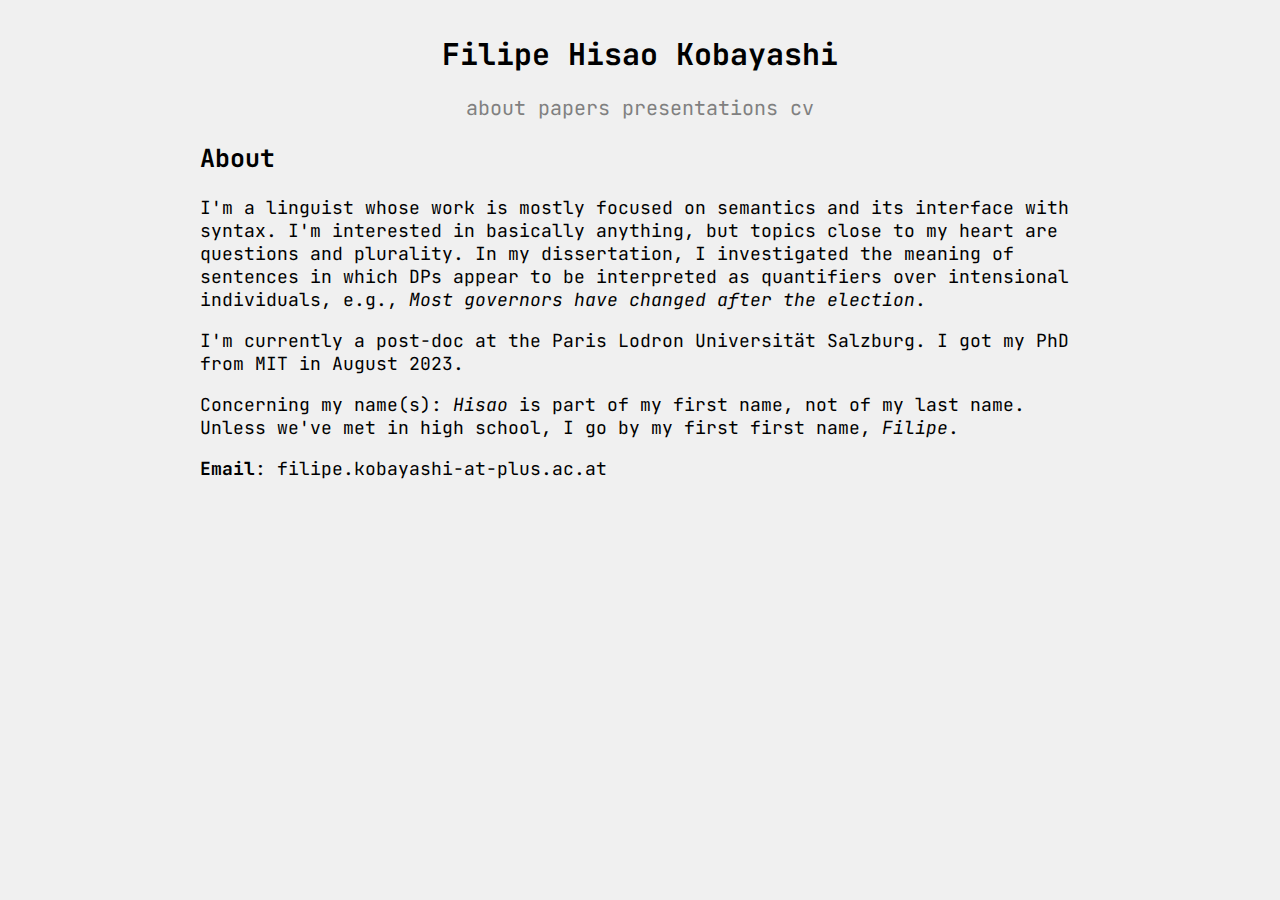
<file: index.html>
<!DOCTYPE html>
<html lang="en">
<head>
<meta charset="utf-8" />
<meta name="viewport" content="width=device-width, initial-scale=1" />
<title>Filipe Hisao Kobayashi</title>
<meta name="generator" content="Org Mode" />
<link rel="stylesheet" href="style.css" type="text/css"/>
<link rel="preconnect" href="https://fonts.googleapis.com">
<link rel="preconnect" href="https://fonts.gstatic.com" crossorigin>
<link href="https://fonts.googleapis.com/css2?family=JetBrains+Mono:ital,wght@0,400;0,800;1,400&display=swap" rel="stylesheet">
<!-- Global site tag (gtag.js) - Google Analytics -->
<script async src="https://www.googletagmanager.com/gtag/js?id=G-YG478NT9YH"></script>
<script>
  window.dataLayer = window.dataLayer || [];
  function gtag(){dataLayer.push(arguments);}
  gtag('js', new Date());

  gtag('config', 'G-YG478NT9YH');
</script>
<div class="name">
<a>Filipe Hisao Kobayashi</a>
</div><br>
<div class="navbar">
<a href="index.html">about</a>
<a href="papers.html">papers</a>
<a href="presentations.html">presentations</a>
<a href="cv.html">cv</a>
</div>
</head>
<body>
<div id="content" class="content">

<div id="outline-container-org8cca15c" class="outline-2">
<h2 id="org8cca15c">About</h2>
<div class="outline-text-2" id="text-org8cca15c">
<p>
I'm a linguist whose work is mostly focused on semantics and its
interface with syntax.  I'm interested in basically anything, but
topics close to my heart are questions and plurality.  In my
dissertation, I investigated the meaning of sentences in which DPs
appear to be interpreted as quantifiers over intensional individuals,
e.g., <i>Most governors have changed after the election</i>.
</p>

<p>
I'm currently a post-doc at the Paris Lodron Universität Salzburg.  I
got my PhD from MIT in August 2023.
</p>


<p>
Concerning my name(s): <i>Hisao</i> is part of my first name, not of my last
name. Unless we've met in high school, I go by my first first name,
<i>Filipe</i>.
</p>

<p>
<b>Email</b>: filipe.kobayashi-at-plus.ac.at
</p>
</div>
</div>
</div>
</body>
</html>
</file>
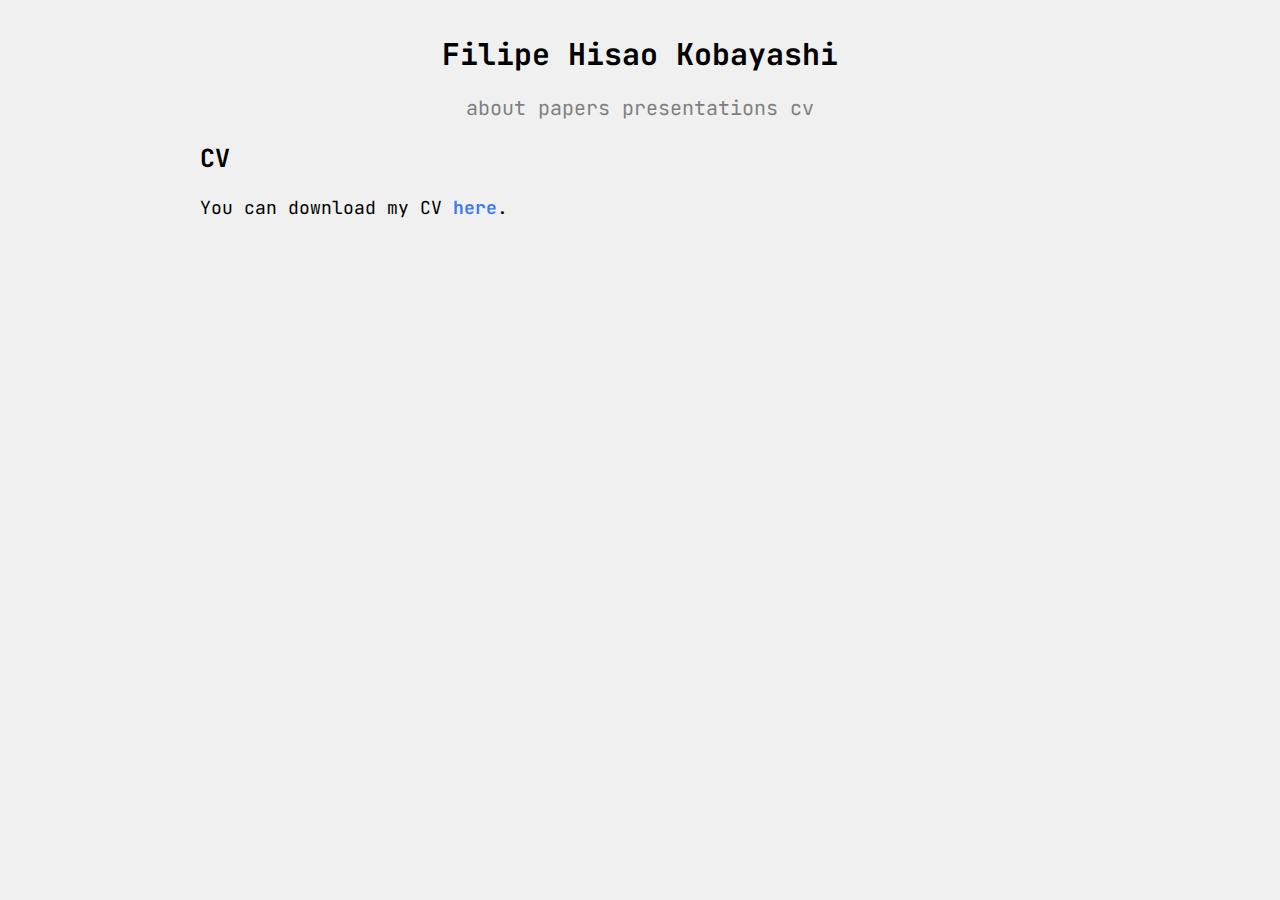
<file: cv.html>
<!DOCTYPE html>
<html lang="en">
<head>
<meta charset="utf-8" />
<meta name="viewport" content="width=device-width, initial-scale=1" />
<title>Filipe Hisao Kobayashi</title>
<meta name="generator" content="Org Mode" />
<link rel="stylesheet" href="style.css" type="text/css"/>
<link rel="preconnect" href="https://fonts.googleapis.com">
<link rel="preconnect" href="https://fonts.gstatic.com" crossorigin>
<link href="https://fonts.googleapis.com/css2?family=JetBrains+Mono:ital,wght@0,400;0,800;1,400&display=swap" rel="stylesheet">
<!-- Global site tag (gtag.js) - Google Analytics -->
<script async src="https://www.googletagmanager.com/gtag/js?id=G-YG478NT9YH"></script>
<script>
  window.dataLayer = window.dataLayer || [];
  function gtag(){dataLayer.push(arguments);}
  gtag('js', new Date());

  gtag('config', 'G-YG478NT9YH');
</script>
<div class="name">
<a>Filipe Hisao Kobayashi</a>
</div><br>
<div class="navbar">
<a href="index.html">about</a>
<a href="papers.html">papers</a>
<a href="presentations.html">presentations</a>
<a href="cv.html">cv</a>
</div>
</head>
<body>
<div id="content" class="content">

<div id="outline-container-org0120ff4" class="outline-2">
<h2 id="org0120ff4">CV</h2>
<div class="outline-text-2" id="text-org0120ff4">
<p>
You can download my CV <a href="./kobayashi-cv.pdf">here</a>.
</p>
</div>
</div>
</div>
</body>
</html>
</file>
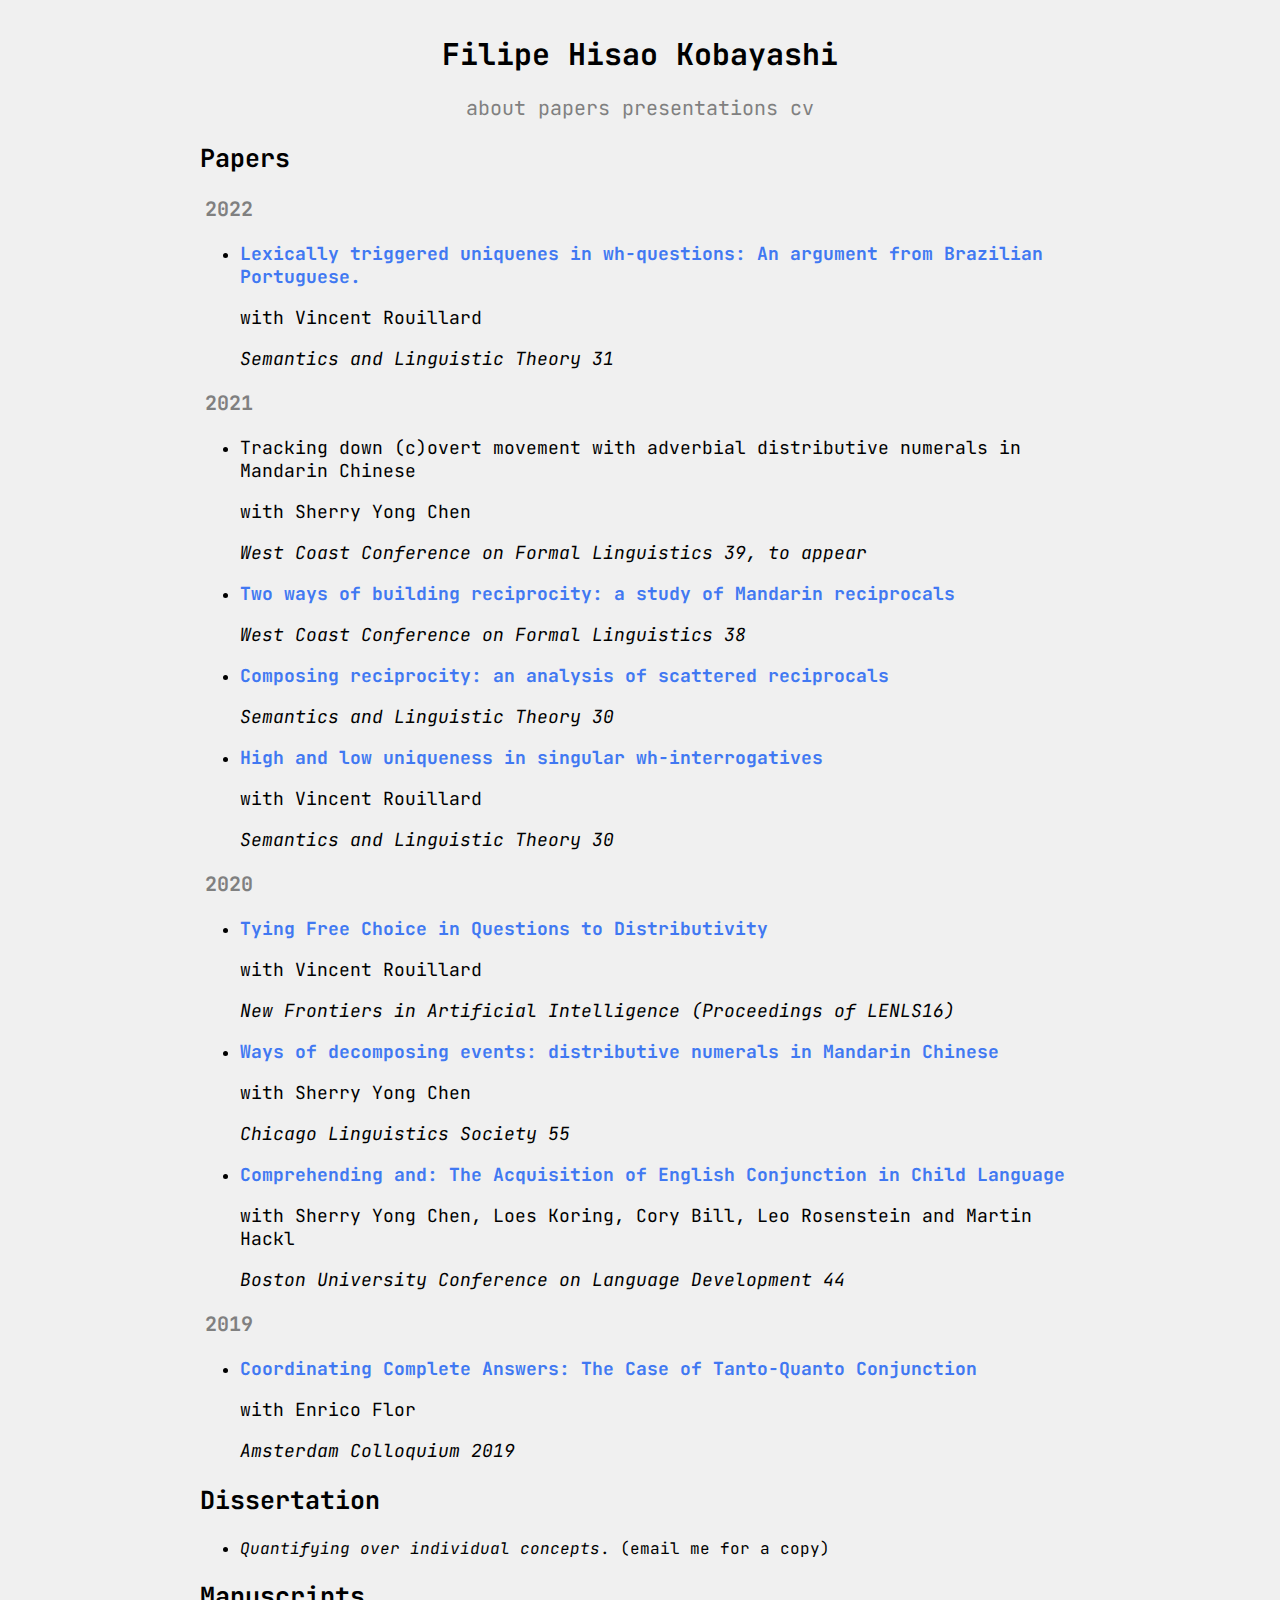
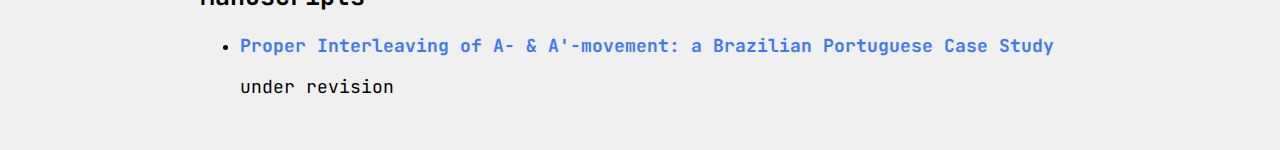
<file: papers.html>
<!DOCTYPE html>
<html lang="en">
<head>
<meta charset="utf-8" />
<meta name="viewport" content="width=device-width, initial-scale=1" />
<title>Filipe Hisao Kobayashi</title>
<meta name="generator" content="Org Mode" />
<link rel="stylesheet" href="style.css" type="text/css"/>
<link rel="preconnect" href="https://fonts.googleapis.com">
<link rel="preconnect" href="https://fonts.gstatic.com" crossorigin>
<link href="https://fonts.googleapis.com/css2?family=JetBrains+Mono:ital,wght@0,400;0,800;1,400&display=swap" rel="stylesheet">
<!-- Global site tag (gtag.js) - Google Analytics -->
<script async src="https://www.googletagmanager.com/gtag/js?id=G-YG478NT9YH"></script>
<script>
  window.dataLayer = window.dataLayer || [];
  function gtag(){dataLayer.push(arguments);}
  gtag('js', new Date());

  gtag('config', 'G-YG478NT9YH');
</script>
<div class="name">
<a>Filipe Hisao Kobayashi</a>
</div><br>
<div class="navbar">
<a href="index.html">about</a>
<a href="papers.html">papers</a>
<a href="presentations.html">presentations</a>
<a href="cv.html">cv</a>
</div>
</head>
<body>
<div id="content" class="content">

<div id="outline-container-org20f5db7" class="outline-2">
<h2 id="org20f5db7">Papers</h2>
<div class="outline-text-2" id="text-org20f5db7">
</div>
<div id="outline-container-org0a3a58e" class="outline-3">
<h3 id="org0a3a58e">2022</h3>
<div class="outline-text-3" id="text-org0a3a58e">
<ul class="org-ul">
<li><p>
<a href="https://journals.linguisticsociety.org/proceedings/index.php/SALT/article/view/31.041">Lexically triggered uniquenes in wh-questions: An argument from
Brazilian Portuguese.</a>
</p>

<p>
with Vincent Rouillard
</p>

<p>
<i>Semantics and Linguistic Theory 31</i>
</p></li>
</ul>
</div>
</div>

<div id="outline-container-org5c7649b" class="outline-3">
<h3 id="org5c7649b">2021</h3>
<div class="outline-text-3" id="text-org5c7649b">
<ul class="org-ul">
<li><p>
Tracking down (c)overt movement with adverbial distributive numerals
in Mandarin Chinese
</p>

<p>
with Sherry Yong Chen
</p>

<p>
<i>West Coast Conference on Formal Linguistics 39, to appear</i>
</p></li>

<li><p>
<a href="http://www.lingref.com/cpp/wccfl/38/abstract3569.html">Two ways of building reciprocity: a study of Mandarin reciprocals</a>
</p>

<p>
<i>West Coast Conference on Formal Linguistics 38</i>
</p></li>

<li><p>
<a href="https://journals.linguisticsociety.org/proceedings/index.php/SALT/article/view/30.734">Composing reciprocity: an analysis of scattered reciprocals</a>
</p>

<p>
<i>Semantics and Linguistic Theory 30</i>
</p></li>

<li><p>
<a href="https://ling.auf.net/lingbuzz/005532">High and low uniqueness in singular wh-interrogatives</a>
</p>

<p>
with Vincent Rouillard
</p>

<p>
<i>Semantics and Linguistic Theory 30</i>
</p></li>
</ul>
</div>
</div>

<div id="outline-container-org453fb94" class="outline-3">
<h3 id="org453fb94">2020</h3>
<div class="outline-text-3" id="text-org453fb94">
<ul class="org-ul">
<li><p>
<a href="https://ling.auf.net/lingbuzz/004869">Tying Free Choice in Questions to Distributivity</a>
</p>

<p>
with Vincent Rouillard
</p>

<p>
<i>New Frontiers in Artificial Intelligence (Proceedings of LENLS16)</i>
</p></li>

<li><p>
<a href="https://ling.auf.net/lingbuzz/004867">Ways of decomposing events: distributive numerals in Mandarin
Chinese</a>
</p>

<p>
with Sherry Yong Chen
</p>

<p>
<i>Chicago Linguistics Society 55</i>
</p></li>

<li><p>
<a href="http://www.lingref.com/bucld/44/BUCLD44-08.pdf">Comprehending and: The Acquisition of English Conjunction in Child
Language</a>
</p>

<p>
with Sherry Yong Chen, Loes Koring, Cory Bill, Leo Rosenstein and
Martin Hackl
</p>

<p>
<i>Boston University Conference on Language Development 44</i>
</p></li>
</ul>
</div>
</div>

<div id="outline-container-org7c4e0f1" class="outline-3">
<h3 id="org7c4e0f1">2019</h3>
<div class="outline-text-3" id="text-org7c4e0f1">
<ul class="org-ul">
<li><p>
<a href="https://ling.auf.net/lingbuzz/004906">Coordinating Complete Answers: The Case of Tanto-Quanto Conjunction</a>
</p>

<p>
with Enrico Flor
</p>

<p>
<i>Amsterdam Colloquium 2019</i>
</p></li>
</ul>
</div>
</div>
</div>

<div id="outline-container-org114865d" class="outline-2">
<h2 id="org114865d">Dissertation</h2>
<div class="outline-text-2" id="text-org114865d">
<ul class="org-ul">
<li><i>Quantifying over individual concepts</i>. (email me for a copy)</li>
</ul>
</div>
</div>


<div id="outline-container-orgfe80e63" class="outline-2">
<h2 id="orgfe80e63">Manuscripts</h2>
<div class="outline-text-2" id="text-orgfe80e63">
<ul class="org-ul">
<li><p>
<a href="https://ling.auf.net/lingbuzz/005609">Proper Interleaving of A- &amp; A'-movement: a Brazilian Portuguese Case
Study</a>
</p>

<p>
under revision
</p></li>
</ul>
</div>
</div>
</div>
</body>
</html>
</file>
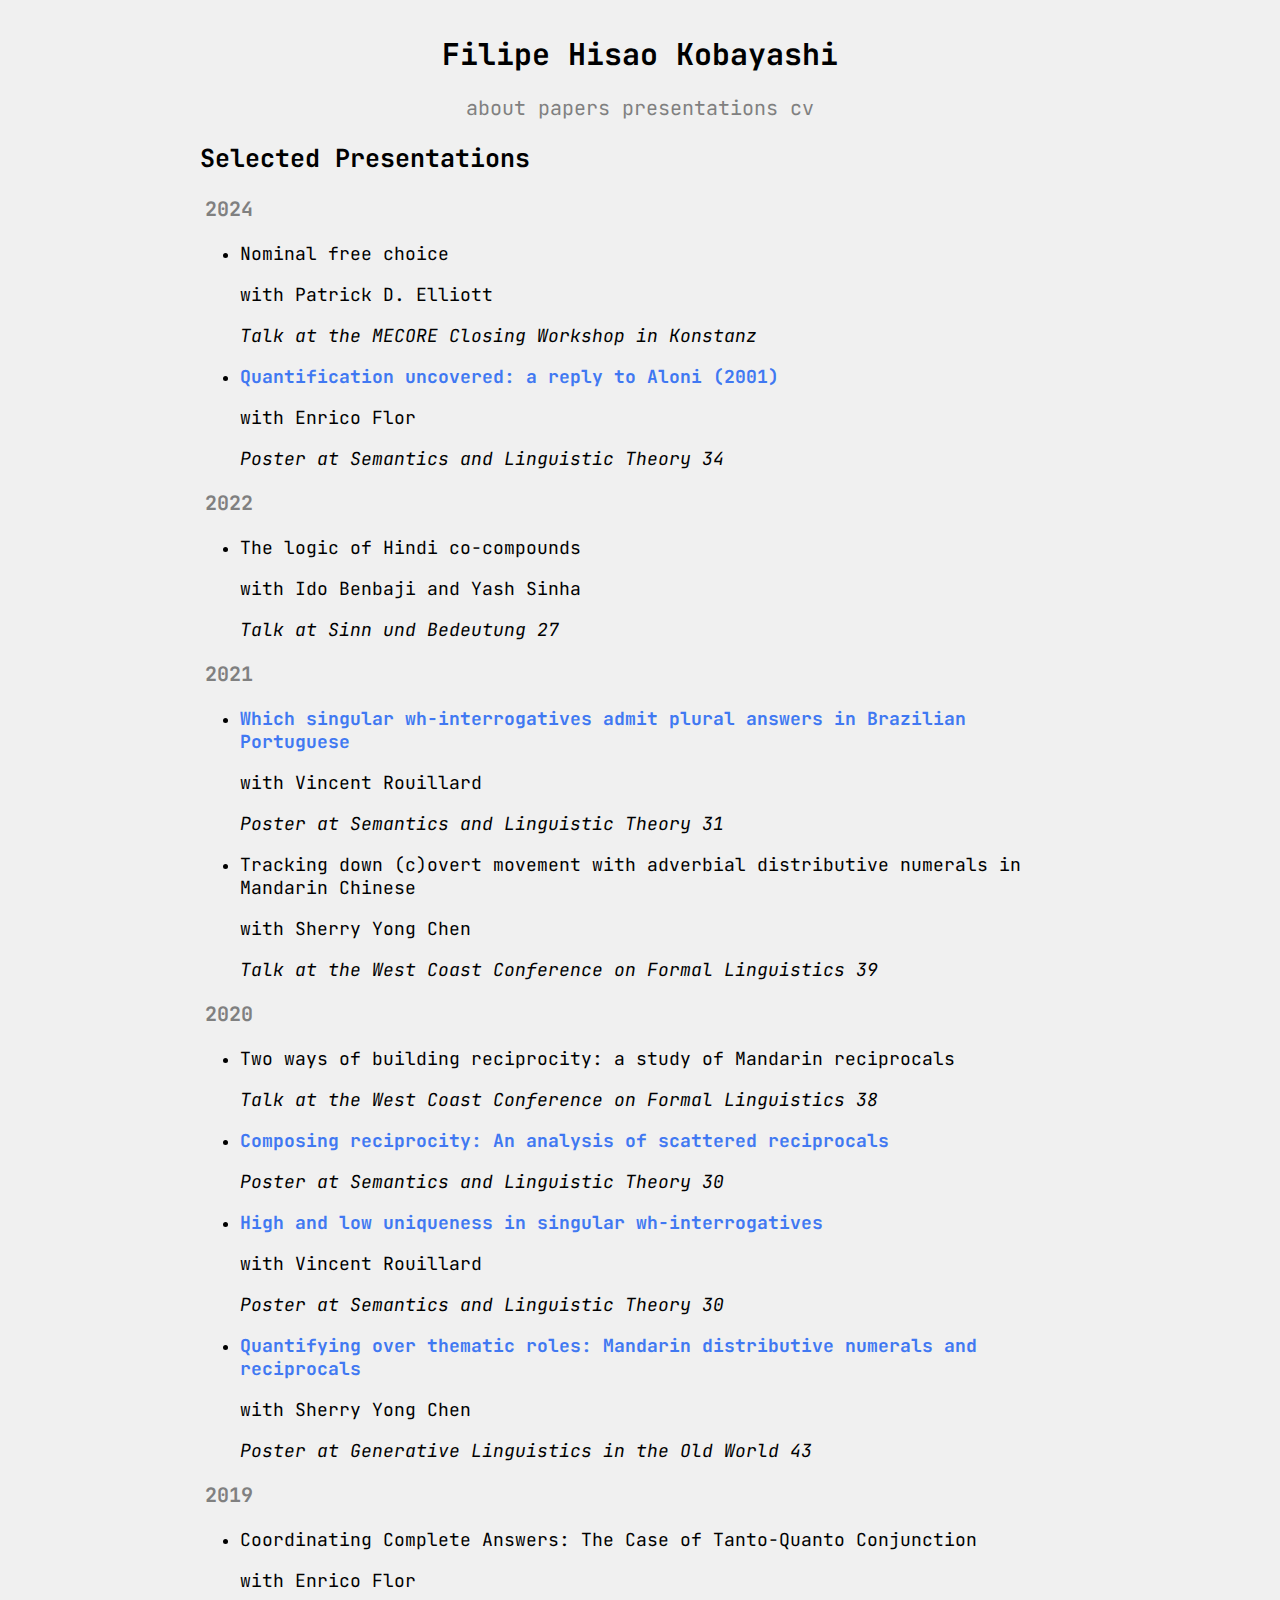
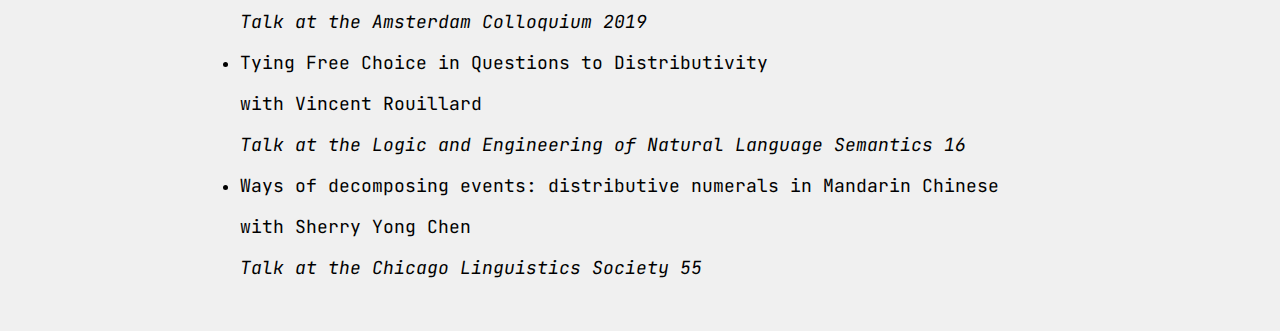
<file: presentations.html>
<!DOCTYPE html>
<html lang="en">
<head>
<meta charset="utf-8" />
<meta name="viewport" content="width=device-width, initial-scale=1" />
<title>Filipe Hisao Kobayashi</title>
<meta name="generator" content="Org Mode" />
<link rel="stylesheet" href="style.css" type="text/css"/>
<link rel="preconnect" href="https://fonts.googleapis.com">
<link rel="preconnect" href="https://fonts.gstatic.com" crossorigin>
<link href="https://fonts.googleapis.com/css2?family=JetBrains+Mono:ital,wght@0,400;0,800;1,400&display=swap" rel="stylesheet">
<!-- Global site tag (gtag.js) - Google Analytics -->
<script async src="https://www.googletagmanager.com/gtag/js?id=G-YG478NT9YH"></script>
<script>
  window.dataLayer = window.dataLayer || [];
  function gtag(){dataLayer.push(arguments);}
  gtag('js', new Date());

  gtag('config', 'G-YG478NT9YH');
</script>
<div class="name">
<a>Filipe Hisao Kobayashi</a>
</div><br>
<div class="navbar">
<a href="index.html">about</a>
<a href="papers.html">papers</a>
<a href="presentations.html">presentations</a>
<a href="cv.html">cv</a>
</div>
</head>
<body>
<div id="content" class="content">

<div id="outline-container-org9346da7" class="outline-2">
<h2 id="org9346da7">Selected Presentations</h2>
<div class="outline-text-2" id="text-org9346da7">
</div>
<div id="outline-container-orgb8032ec" class="outline-3">
<h3 id="orgb8032ec">2024</h3>
<div class="outline-text-3" id="text-orgb8032ec">
<ul class="org-ul">
<li><p>
Nominal free choice
</p>

<p>
with Patrick D. Elliott
</p>

<p>
<i>Talk at the MECORE Closing Workshop in Konstanz</i>
</p></li>

<li><p>
<a href="https://saltconf.github.io/salt34/presentation-materials/kobayashi_quantification.pdf">Quantification uncovered: a reply to Aloni (2001)</a>
</p>

<p>
with Enrico Flor
</p>

<p>
<i>Poster at Semantics and Linguistic Theory 34</i>
</p></li>
</ul>
</div>
</div>


<div id="outline-container-org0a9942d" class="outline-3">
<h3 id="org0a9942d">2022</h3>
<div class="outline-text-3" id="text-org0a9942d">
<ul class="org-ul">
<li><p>
The logic of Hindi co-compounds
</p>

<p>
with Ido Benbaji and Yash Sinha
</p>

<p>
<i>Talk at Sinn und Bedeutung 27</i>
</p></li>
</ul>
</div>
</div>

<div id="outline-container-org033d853" class="outline-3">
<h3 id="org033d853">2021</h3>
<div class="outline-text-3" id="text-org033d853">
<ul class="org-ul">
<li><p>
<a href="https://osf.io/p5wnv/">Which singular wh-interrogatives admit plural answers in Brazilian Portuguese</a>
</p>

<p>
with Vincent Rouillard
</p>

<p>
<i>Poster at Semantics and Linguistic Theory 31</i>
</p></li>

<li><p>
Tracking down (c)overt movement with adverbial distributive numerals in Mandarin Chinese
</p>

<p>
with Sherry Yong Chen
</p>

<p>
<i>Talk at the West Coast Conference on Formal Linguistics 39</i>
</p></li>
</ul>
</div>
</div>

<div id="outline-container-org254c05f" class="outline-3">
<h3 id="org254c05f">2020</h3>
<div class="outline-text-3" id="text-org254c05f">
<ul class="org-ul">
<li><p>
Two ways of building reciprocity: a study of Mandarin reciprocals
</p>

<p>
<i>Talk at the West Coast Conference on Formal Linguistics 38</i>
</p></li>

<li><p>
<a href="https://osf.io/5nesr/">Composing reciprocity: An analysis of scattered reciprocals</a>
</p>

<p>
<i>Poster at  Semantics and Linguistic Theory 30</i>
</p></li>

<li><p>
<a href="https://osf.io/muj8f/">High and low uniqueness in singular wh-interrogatives</a>
</p>

<p>
with Vincent Rouillard
</p>

<p>
<i>Poster at Semantics and Linguistic Theory 30</i>
</p></li>

<li><p>
<a href="https://osf.io/py2c9/">Quantifying over thematic roles: Mandarin distributive numerals and reciprocals</a>
</p>

<p>
with Sherry Yong Chen
</p>

<p>
<i>Poster at Generative Linguistics in the Old World 43</i>
</p></li>
</ul>
</div>
</div>

<div id="outline-container-orgfa19c27" class="outline-3">
<h3 id="orgfa19c27">2019</h3>
<div class="outline-text-3" id="text-orgfa19c27">
<ul class="org-ul">
<li><p>
Coordinating Complete Answers: The Case of Tanto-Quanto Conjunction
</p>

<p>
with Enrico Flor
</p>

<p>
<i>Talk at the Amsterdam Colloquium 2019</i>
</p></li>

<li><p>
Tying Free Choice in Questions to Distributivity
</p>

<p>
with Vincent Rouillard
</p>

<p>
<i>Talk at the Logic and Engineering of Natural Language Semantics 16</i>
</p></li>

<li><p>
Ways of decomposing events: distributive numerals in Mandarin Chinese
</p>

<p>
with Sherry Yong Chen
</p>

<p>
<i>Talk at the Chicago Linguistics Society 55</i>
</p></li>
</ul>
</div>
</div>
</div>
</div>
</body>
</html>
</file>
<file: style.css>
body {
    background-color: #f0f0f0;
    font-family: 'JetBrains Mono', monospace;
    padding: 2% 15%;
 }

h2 {
    font-size: 25px;
    font-weight: bold;
    color: #000000;
}


h3 {
    font-size: 20px;
    font-weight: bold;
    color: #808080;
    padding-left: 5px;
}

p {
    font-size: 18px;
    color: #000000;
    /* padding-left: 20px; */
    /* padding-right: 20px; */
}

p a {
    font-weight: bold;
    color: inherit;
    text-decoration: none;
    color: #4078f2;
}

p a:hover {
    color: #a0bcf8;
}

/* navigation bar */
.name {
    font-size: 30px;
    font-weight: bold;
    text-align: center;
    color: #000000;
}

.navbar {
    font-size: 20px;
    text-align: center;
    color: #808080;
}

.navbar a {
    text-decoration: none;
    color: inherit;
}

/* Change background on mouse-over */
.navbar a:hover {
    color: #000000;
}

/* make it mobile friendly */
@media screen and (max-width: 600px) {
  .name {
      font-size: 22px;
  }
  .navbar {
      font-size: 16px;
      padding-bottom: 15px;
  }
  h2 {
      font-size: 16px;
  }
  h3 {
      font-size: 13px;
      padding: 0px;
  }
  p {
      font-size: 13px;
  }
  body {
      padding: 4% 1%;
  }
}
</file>
